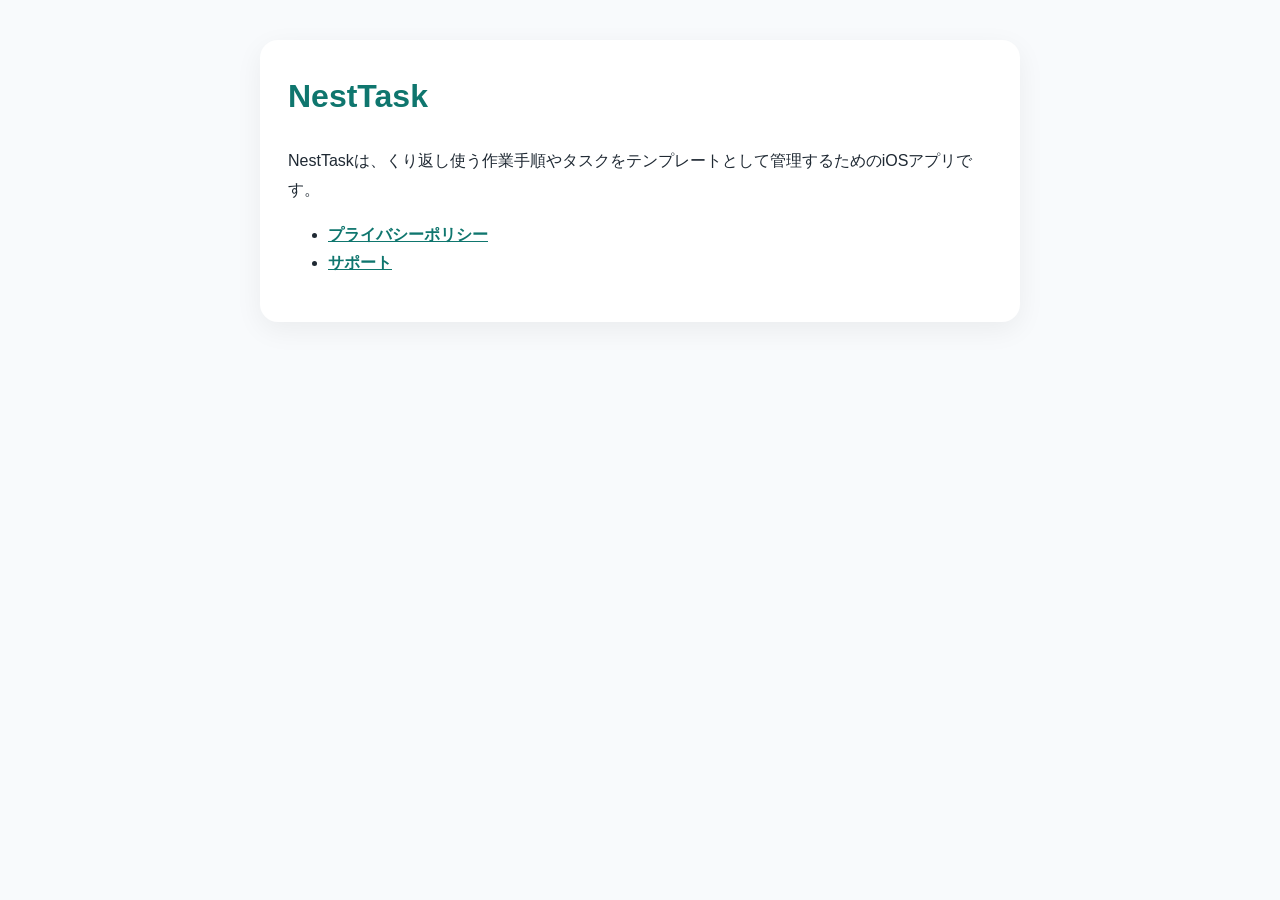
<file: index.html>
<!doctype html>
<html lang="ja">
<head>
  <meta charset="utf-8">
  <meta name="viewport" content="width=device-width, initial-scale=1">
  <title>NestTask</title>
  <style>
    body {
      font-family: -apple-system, BlinkMacSystemFont, "Hiragino Sans", "Yu Gothic", sans-serif;
      line-height: 1.8;
      max-width: 760px;
      margin: 0 auto;
      padding: 40px 20px;
      color: #1f2933;
      background: #f8fafc;
    }
    main {
      background: #ffffff;
      border-radius: 18px;
      padding: 28px;
      box-shadow: 0 8px 28px rgba(0,0,0,0.06);
    }
    h1 {
      margin-top: 0;
      color: #0f766e;
    }
    a {
      color: #0f766e;
      font-weight: 600;
    }
  </style>
</head>
<body>
  <main>
    <h1>NestTask</h1>
    <p>NestTaskは、くり返し使う作業手順やタスクをテンプレートとして管理するためのiOSアプリです。</p>

    <ul>
      <li><a href="./privacy/">プライバシーポリシー</a></li>
      <li><a href="./support/">サポート</a></li>
    </ul>
  </main>
</body>
</html>
</file>
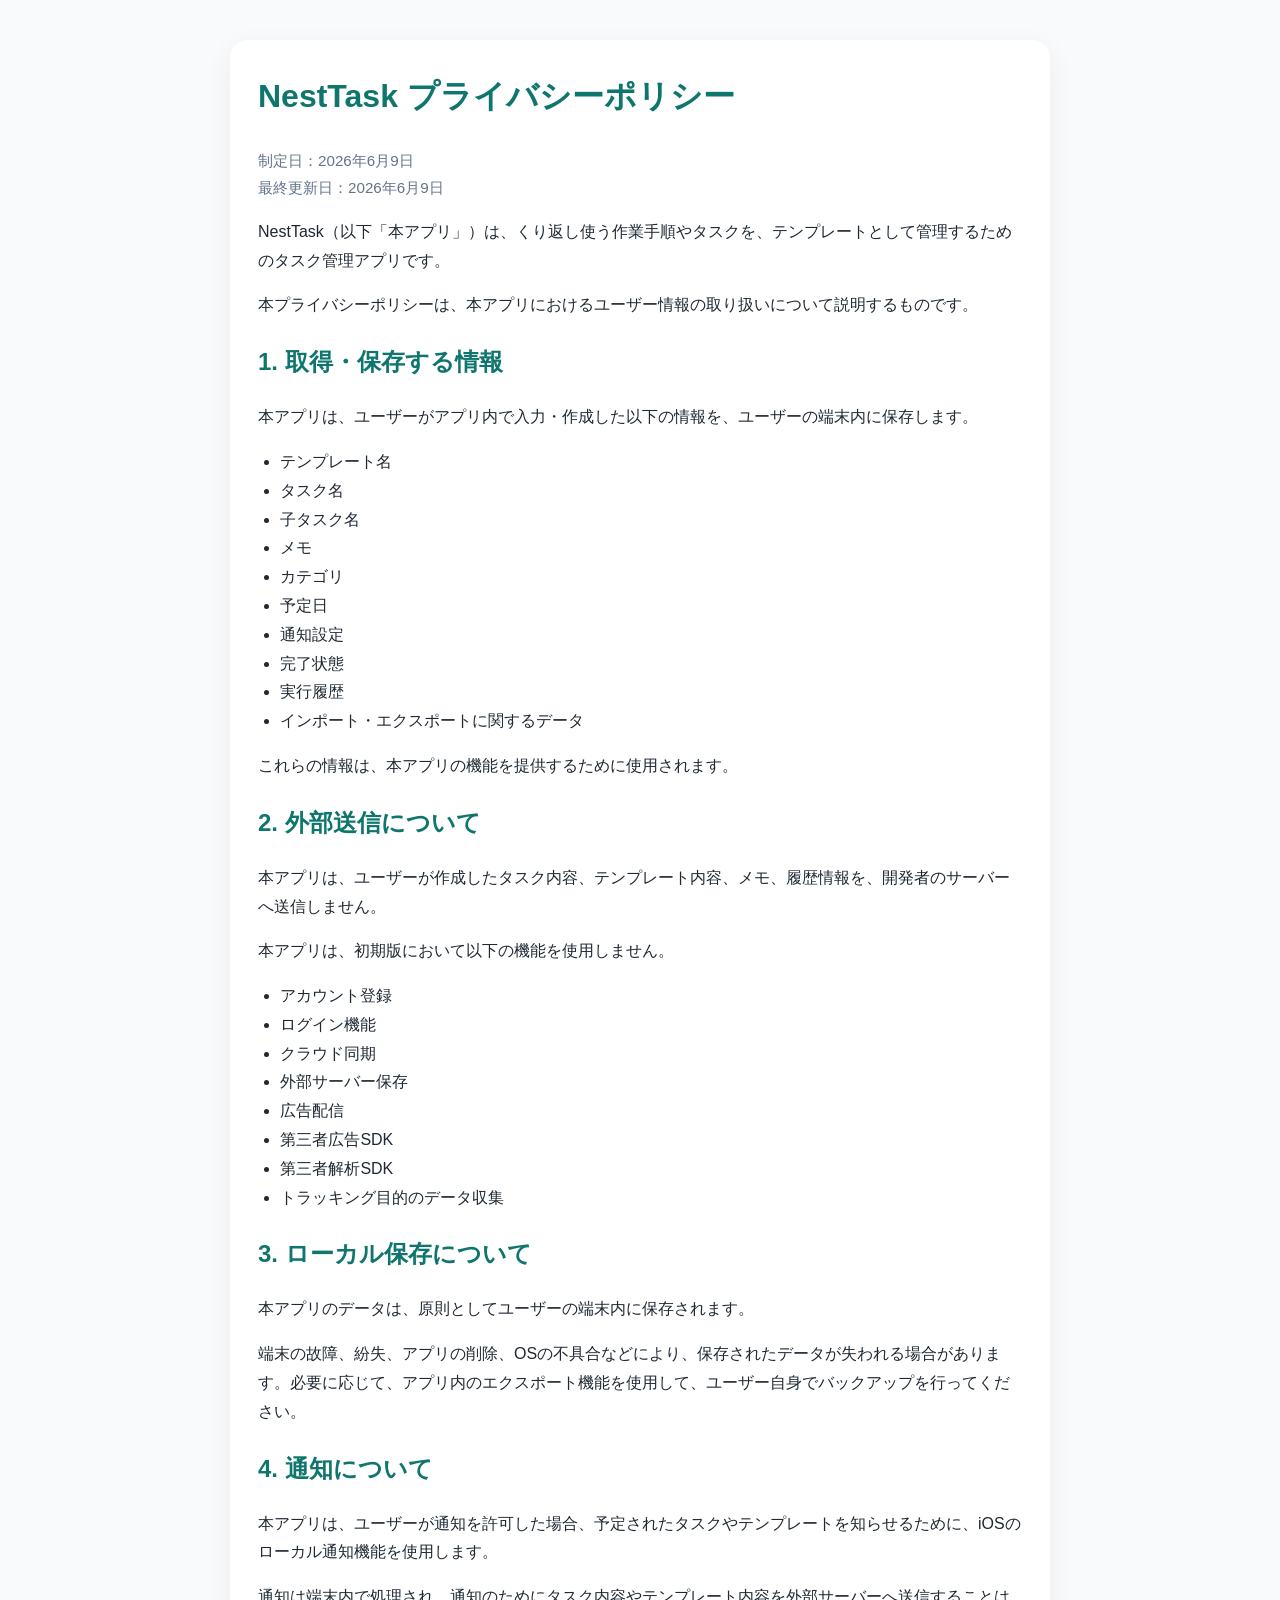
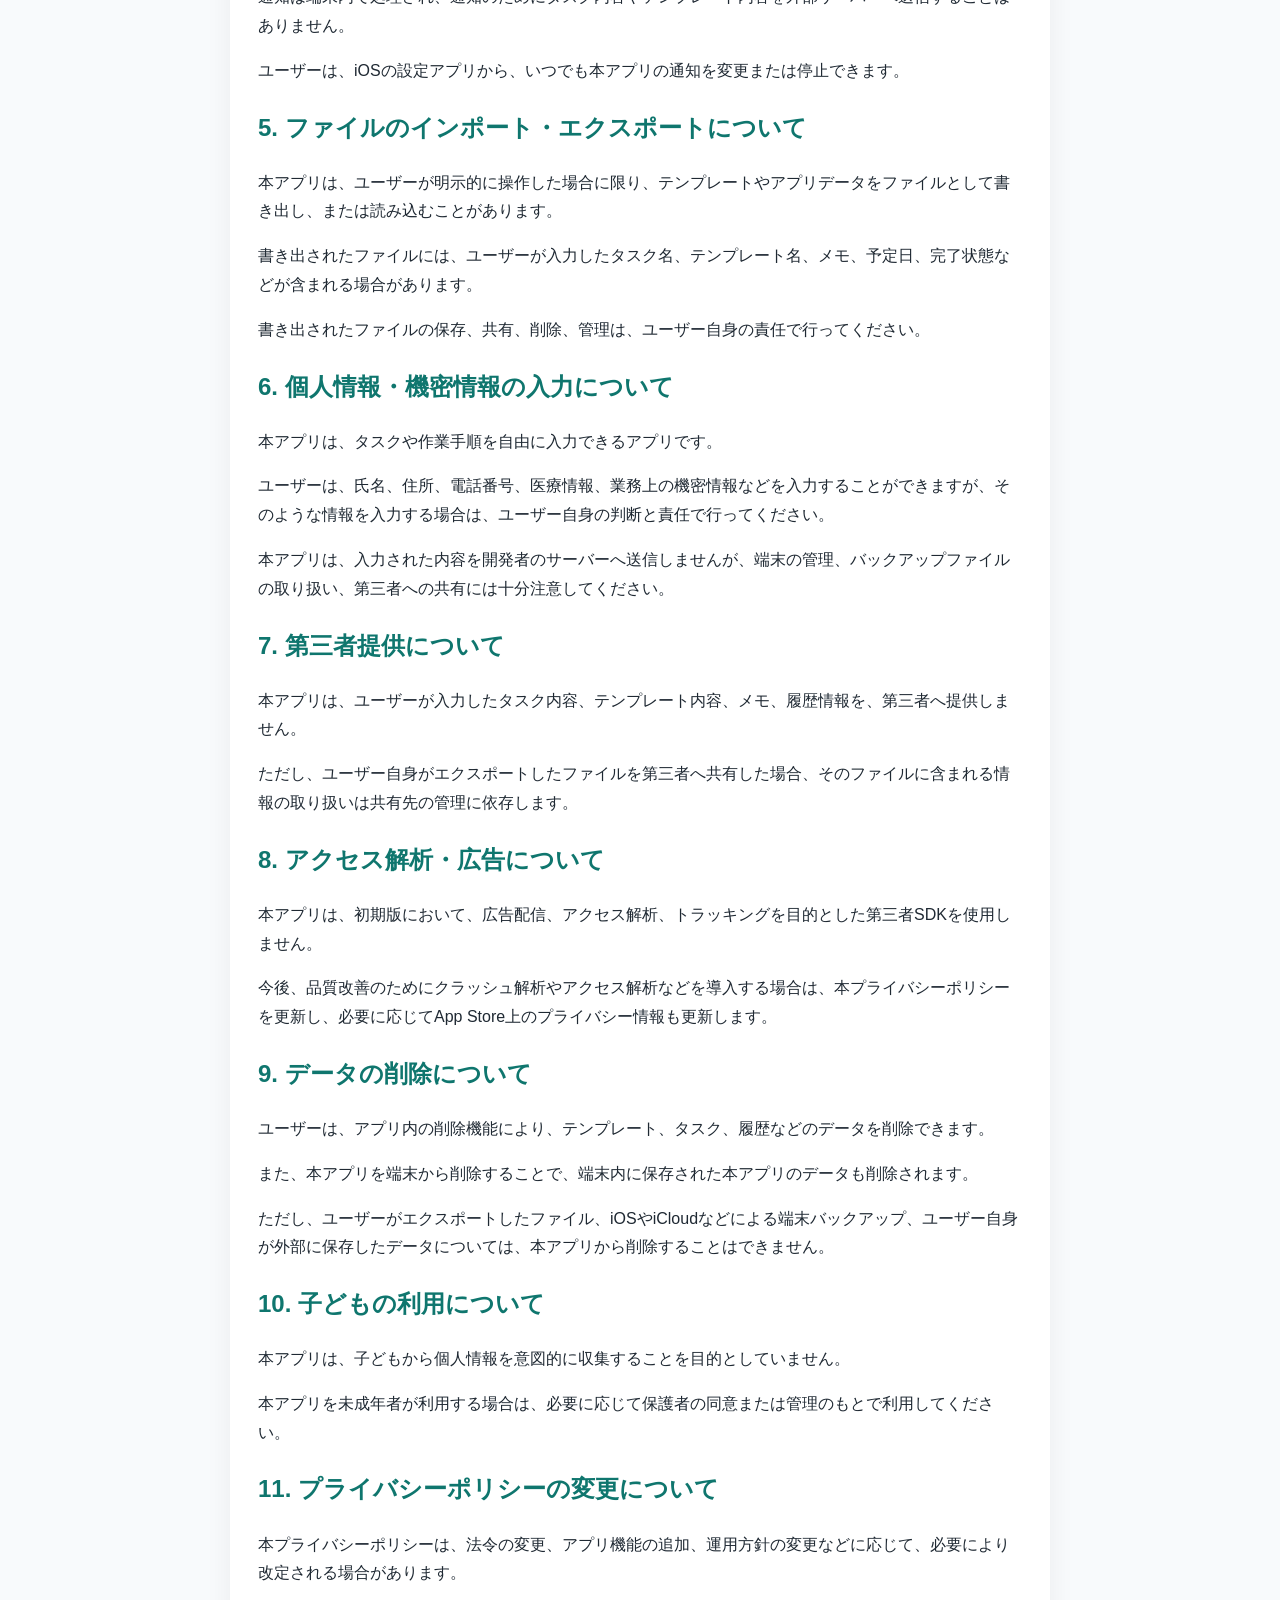
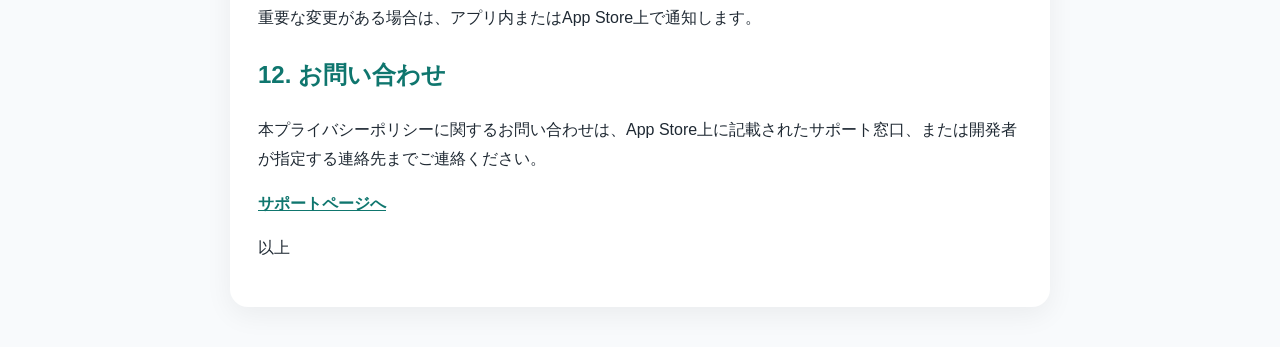
<file: privacy/index.html>
<!doctype html>
<html lang="ja">
<head>
  <meta charset="utf-8">
  <meta name="viewport" content="width=device-width, initial-scale=1">
  <title>NestTask プライバシーポリシー</title>
  <style>
    body {
      font-family: -apple-system, BlinkMacSystemFont, "Hiragino Sans", "Yu Gothic", sans-serif;
      line-height: 1.8;
      max-width: 820px;
      margin: 0 auto;
      padding: 40px 20px;
      color: #1f2933;
      background: #f8fafc;
    }
    main {
      background: #ffffff;
      border-radius: 18px;
      padding: 28px;
      box-shadow: 0 8px 28px rgba(0,0,0,0.06);
    }
    h1, h2 {
      color: #0f766e;
    }
    h1 {
      margin-top: 0;
    }
    ul {
      padding-left: 1.4em;
    }
    a {
      color: #0f766e;
      font-weight: 600;
    }
    .date {
      color: #64748b;
      font-size: 0.95em;
    }
  </style>
</head>
<body>
<main>
  <h1>NestTask プライバシーポリシー</h1>

  <p class="date">制定日：2026年6月9日<br>
  最終更新日：2026年6月9日</p>

  <p>NestTask（以下「本アプリ」）は、くり返し使う作業手順やタスクを、テンプレートとして管理するためのタスク管理アプリです。</p>

  <p>本プライバシーポリシーは、本アプリにおけるユーザー情報の取り扱いについて説明するものです。</p>

  <h2>1. 取得・保存する情報</h2>

  <p>本アプリは、ユーザーがアプリ内で入力・作成した以下の情報を、ユーザーの端末内に保存します。</p>

  <ul>
    <li>テンプレート名</li>
    <li>タスク名</li>
    <li>子タスク名</li>
    <li>メモ</li>
    <li>カテゴリ</li>
    <li>予定日</li>
    <li>通知設定</li>
    <li>完了状態</li>
    <li>実行履歴</li>
    <li>インポート・エクスポートに関するデータ</li>
  </ul>

  <p>これらの情報は、本アプリの機能を提供するために使用されます。</p>

  <h2>2. 外部送信について</h2>

  <p>本アプリは、ユーザーが作成したタスク内容、テンプレート内容、メモ、履歴情報を、開発者のサーバーへ送信しません。</p>

  <p>本アプリは、初期版において以下の機能を使用しません。</p>

  <ul>
    <li>アカウント登録</li>
    <li>ログイン機能</li>
    <li>クラウド同期</li>
    <li>外部サーバー保存</li>
    <li>広告配信</li>
    <li>第三者広告SDK</li>
    <li>第三者解析SDK</li>
    <li>トラッキング目的のデータ収集</li>
  </ul>

  <h2>3. ローカル保存について</h2>

  <p>本アプリのデータは、原則としてユーザーの端末内に保存されます。</p>

  <p>端末の故障、紛失、アプリの削除、OSの不具合などにより、保存されたデータが失われる場合があります。必要に応じて、アプリ内のエクスポート機能を使用して、ユーザー自身でバックアップを行ってください。</p>

  <h2>4. 通知について</h2>

  <p>本アプリは、ユーザーが通知を許可した場合、予定されたタスクやテンプレートを知らせるために、iOSのローカル通知機能を使用します。</p>

  <p>通知は端末内で処理され、通知のためにタスク内容やテンプレート内容を外部サーバーへ送信することはありません。</p>

  <p>ユーザーは、iOSの設定アプリから、いつでも本アプリの通知を変更または停止できます。</p>

  <h2>5. ファイルのインポート・エクスポートについて</h2>

  <p>本アプリは、ユーザーが明示的に操作した場合に限り、テンプレートやアプリデータをファイルとして書き出し、または読み込むことがあります。</p>

  <p>書き出されたファイルには、ユーザーが入力したタスク名、テンプレート名、メモ、予定日、完了状態などが含まれる場合があります。</p>

  <p>書き出されたファイルの保存、共有、削除、管理は、ユーザー自身の責任で行ってください。</p>

  <h2>6. 個人情報・機密情報の入力について</h2>

  <p>本アプリは、タスクや作業手順を自由に入力できるアプリです。</p>

  <p>ユーザーは、氏名、住所、電話番号、医療情報、業務上の機密情報などを入力することができますが、そのような情報を入力する場合は、ユーザー自身の判断と責任で行ってください。</p>

  <p>本アプリは、入力された内容を開発者のサーバーへ送信しませんが、端末の管理、バックアップファイルの取り扱い、第三者への共有には十分注意してください。</p>

  <h2>7. 第三者提供について</h2>

  <p>本アプリは、ユーザーが入力したタスク内容、テンプレート内容、メモ、履歴情報を、第三者へ提供しません。</p>

  <p>ただし、ユーザー自身がエクスポートしたファイルを第三者へ共有した場合、そのファイルに含まれる情報の取り扱いは共有先の管理に依存します。</p>

  <h2>8. アクセス解析・広告について</h2>

  <p>本アプリは、初期版において、広告配信、アクセス解析、トラッキングを目的とした第三者SDKを使用しません。</p>

  <p>今後、品質改善のためにクラッシュ解析やアクセス解析などを導入する場合は、本プライバシーポリシーを更新し、必要に応じてApp Store上のプライバシー情報も更新します。</p>

  <h2>9. データの削除について</h2>

  <p>ユーザーは、アプリ内の削除機能により、テンプレート、タスク、履歴などのデータを削除できます。</p>

  <p>また、本アプリを端末から削除することで、端末内に保存された本アプリのデータも削除されます。</p>

  <p>ただし、ユーザーがエクスポートしたファイル、iOSやiCloudなどによる端末バックアップ、ユーザー自身が外部に保存したデータについては、本アプリから削除することはできません。</p>

  <h2>10. 子どもの利用について</h2>

  <p>本アプリは、子どもから個人情報を意図的に収集することを目的としていません。</p>

  <p>本アプリを未成年者が利用する場合は、必要に応じて保護者の同意または管理のもとで利用してください。</p>

  <h2>11. プライバシーポリシーの変更について</h2>

  <p>本プライバシーポリシーは、法令の変更、アプリ機能の追加、運用方針の変更などに応じて、必要により改定される場合があります。</p>

  <p>重要な変更がある場合は、アプリ内またはApp Store上で通知します。</p>

  <h2>12. お問い合わせ</h2>

  <p>本プライバシーポリシーに関するお問い合わせは、App Store上に記載されたサポート窓口、または開発者が指定する連絡先までご連絡ください。</p>

  <p><a href="../support/">サポートページへ</a></p>

  <p>以上</p>
</main>
</body>
</html>
</file>
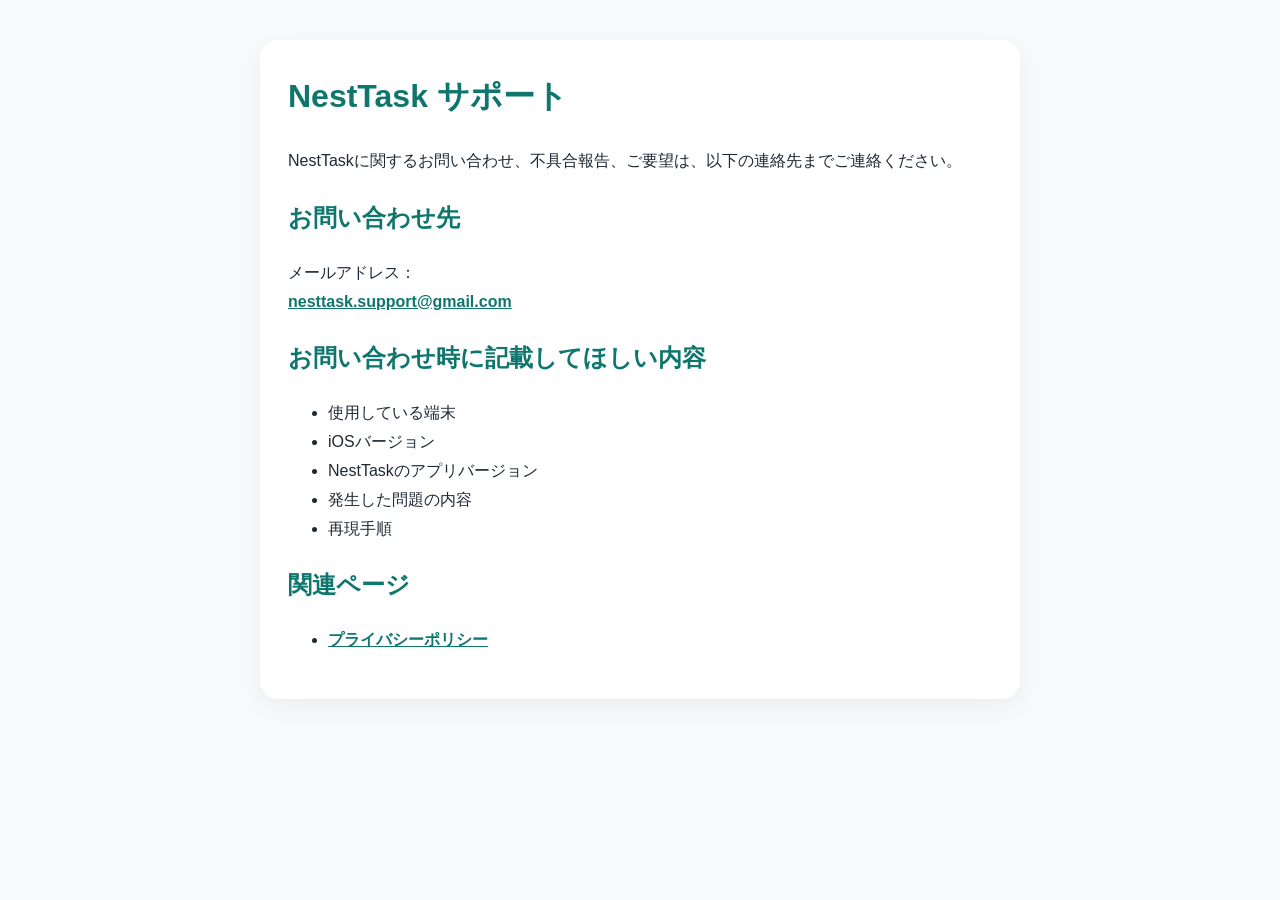
<file: support/index.html>
<!doctype html>
<html lang="ja">
<head>
  <meta charset="utf-8">
  <meta name="viewport" content="width=device-width, initial-scale=1">
  <title>NestTask サポート</title>
  <style>
    body {
      font-family: -apple-system, BlinkMacSystemFont, "Hiragino Sans", "Yu Gothic", sans-serif;
      line-height: 1.8;
      max-width: 760px;
      margin: 0 auto;
      padding: 40px 20px;
      color: #1f2933;
      background: #f8fafc;
    }
    main {
      background: #ffffff;
      border-radius: 18px;
      padding: 28px;
      box-shadow: 0 8px 28px rgba(0,0,0,0.06);
    }
    h1, h2 {
      color: #0f766e;
    }
    h1 {
      margin-top: 0;
    }
    a {
      color: #0f766e;
      font-weight: 600;
    }
  </style>
</head>
<body>
<main>
  <h1>NestTask サポート</h1>

  <p>NestTaskに関するお問い合わせ、不具合報告、ご要望は、以下の連絡先までご連絡ください。</p>

  <h2>お問い合わせ先</h2>

  <p>
    メールアドレス：<br>
    <a href="mailto:nesttask.support@gmal.com">nesttask.support@gmail.com</a>
  </p>

  <h2>お問い合わせ時に記載してほしい内容</h2>

  <ul>
    <li>使用している端末</li>
    <li>iOSバージョン</li>
    <li>NestTaskのアプリバージョン</li>
    <li>発生した問題の内容</li>
    <li>再現手順</li>
  </ul>

  <h2>関連ページ</h2>

  <ul>
    <li><a href="../privacy/">プライバシーポリシー</a></li>
  </ul>
</main>
</body>
</html>
</file>
